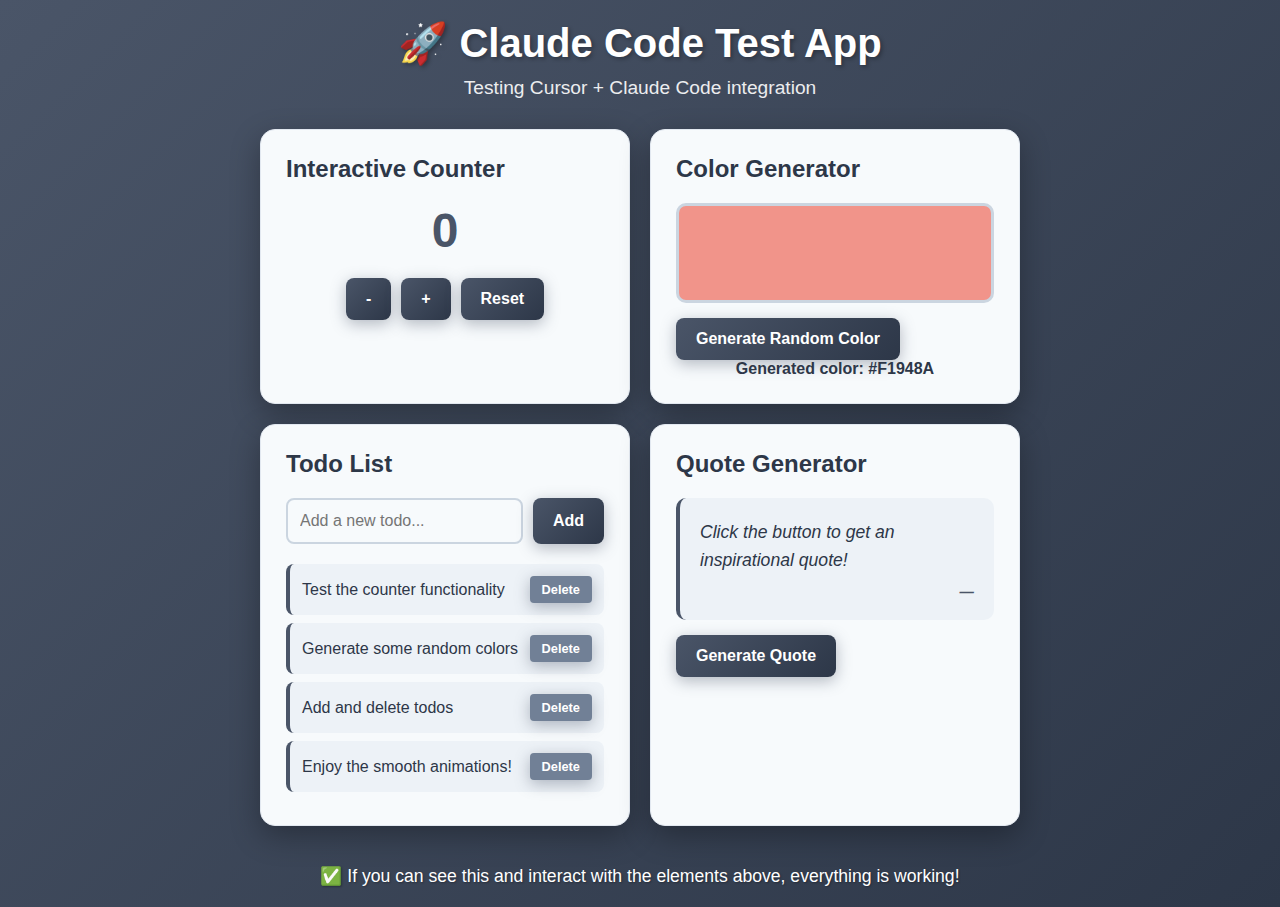
<file: index.htm>
<!DOCTYPE html>
<html lang="en">
<head>
    <meta charset="UTF-8">
    <meta name="viewport" content="width=device-width, initial-scale=1.0">
    <title>Claude Code Test App</title>
    <link rel="stylesheet" href="styles.css">
</head>
<body>
    <div class="container">
        <header>
            <h1>🚀 Claude Code Test App</h1>
            <p>Testing Cursor + Claude Code integration</p>
        </header>
        
        <main>
            <div class="card">
                <h2>Interactive Counter</h2>
                <div class="counter-display">
                    <span id="count">0</span>
                </div>
                <div class="buttons">
                    <button id="decrement">-</button>
                    <button id="increment">+</button>
                    <button id="reset">Reset</button>
                </div>
            </div>
            
            <div class="card">
                <h2>Color Generator</h2>
                <div class="color-display" id="colorDisplay"></div>
                <button id="generateColor">Generate Random Color</button>
                <p id="colorValue">Click the button to generate a color!</p>
            </div>
            
            <div class="card">
                <h2>Todo List</h2>
                <div class="todo-input">
                    <input type="text" id="todoInput" placeholder="Add a new todo...">
                    <button id="addTodo">Add</button>
                </div>
                <ul id="todoList"></ul>
            </div>
            
            <div class="card">
                <h2>Quote Generator</h2>
                <div class="quote-display" id="quoteDisplay">
                    <blockquote id="quoteText">Click the button to get an inspirational quote!</blockquote>
                    <cite id="quoteAuthor"></cite>
                </div>
                <button id="generateQuote">Generate Quote</button>
            </div>
        </main>
        
        <footer>
            <p>✅ If you can see this and interact with the elements above, everything is working!</p>
        </footer>
    </div>
    
    <script src="script.js"></script>
</body>
</html>
</file>
<file: styles.css>
* {
    margin: 0;
    padding: 0;
    box-sizing: border-box;
}

body {
    font-family: 'Segoe UI', Tahoma, Geneva, Verdana, sans-serif;
    background: linear-gradient(135deg, #4a5568 0%, #2d3748 100%);
    min-height: 100vh;
    color: #2d3748;
}

.container {
    max-width: 800px;
    margin: 0 auto;
    padding: 20px;
}

header {
    text-align: center;
    margin-bottom: 30px;
    color: white;
}

header h1 {
    font-size: 2.5rem;
    margin-bottom: 10px;
    text-shadow: 2px 2px 4px rgba(0,0,0,0.3);
}

header p {
    font-size: 1.2rem;
    opacity: 0.9;
}

main {
    display: grid;
    gap: 20px;
    grid-template-columns: repeat(auto-fit, minmax(300px, 1fr));
}

.card {
    background: #f7fafc;
    border-radius: 15px;
    padding: 25px;
    box-shadow: 0 10px 30px rgba(0,0,0,0.3);
    transition: transform 0.3s ease, box-shadow 0.3s ease;
    border: 1px solid #e2e8f0;
}

.card:hover {
    transform: translateY(-5px);
    box-shadow: 0 15px 40px rgba(0,0,0,0.4);
}

.card h2 {
    margin-bottom: 20px;
    color: #2d3748;
    font-size: 1.5rem;
}

.counter-display {
    text-align: center;
    margin-bottom: 20px;
}

#count {
    font-size: 3rem;
    font-weight: bold;
    color: #4a5568;
    display: inline-block;
    min-width: 80px;
}

.buttons {
    display: flex;
    gap: 10px;
    justify-content: center;
}

button {
    background: linear-gradient(135deg, #4a5568 0%, #2d3748 100%);
    color: white;
    border: none;
    padding: 12px 20px;
    border-radius: 8px;
    cursor: pointer;
    font-size: 1rem;
    font-weight: 600;
    transition: all 0.3s ease;
    box-shadow: 0 4px 15px rgba(74, 85, 104, 0.4);
}

button:hover {
    transform: translateY(-2px);
    box-shadow: 0 6px 20px rgba(74, 85, 104, 0.6);
}

button:active {
    transform: translateY(0);
}

.color-display {
    width: 100%;
    height: 100px;
    border-radius: 10px;
    margin-bottom: 15px;
    border: 3px solid #cbd5e0;
    transition: all 0.3s ease;
}

#colorValue {
    text-align: center;
    font-weight: 600;
    color: #2d3748;
}

.todo-input {
    display: flex;
    gap: 10px;
    margin-bottom: 20px;
}

#todoInput {
    flex: 1;
    padding: 12px;
    border: 2px solid #cbd5e0;
    border-radius: 8px;
    font-size: 1rem;
    transition: border-color 0.3s ease;
    background: #f7fafc;
}

#todoInput:focus {
    outline: none;
    border-color: #4a5568;
}

#todoList {
    list-style: none;
}

.todo-item {
    display: flex;
    justify-content: space-between;
    align-items: center;
    padding: 12px;
    margin-bottom: 8px;
    background: #edf2f7;
    border-radius: 8px;
    border-left: 4px solid #4a5568;
    transition: all 0.3s ease;
}

.todo-item:hover {
    background: #e2e8f0;
    transform: translateX(5px);
}

.todo-item.completed {
    opacity: 0.6;
    text-decoration: line-through;
    border-left-color: #718096;
}

.delete-btn {
    background: #718096;
    color: white;
    border: none;
    padding: 6px 12px;
    border-radius: 4px;
    cursor: pointer;
    font-size: 0.8rem;
    transition: all 0.3s ease;
}

.delete-btn:hover {
    background: #4a5568;
    transform: scale(1.05);
}

footer {
    text-align: center;
    margin-top: 40px;
    color: white;
    font-size: 1.1rem;
    text-shadow: 1px 1px 2px rgba(0,0,0,0.3);
}

.quote-display {
    background: #edf2f7;
    border-radius: 10px;
    padding: 20px;
    margin-bottom: 15px;
    border-left: 4px solid #4a5568;
    min-height: 120px;
    display: flex;
    flex-direction: column;
    justify-content: center;
}

#quoteText {
    font-size: 1.1rem;
    font-style: italic;
    color: #2d3748;
    margin: 0 0 10px 0;
    line-height: 1.6;
}

#quoteAuthor {
    font-size: 0.9rem;
    color: #4a5568;
    font-weight: 600;
    text-align: right;
    margin: 0;
}

#quoteAuthor::before {
    content: "— ";
}

@media (max-width: 768px) {
    .container {
        padding: 15px;
    }
    
    header h1 {
        font-size: 2rem;
    }
    
    main {
        grid-template-columns: 1fr;
    }
    
    .buttons {
        flex-wrap: wrap;
    }
}
</file>
